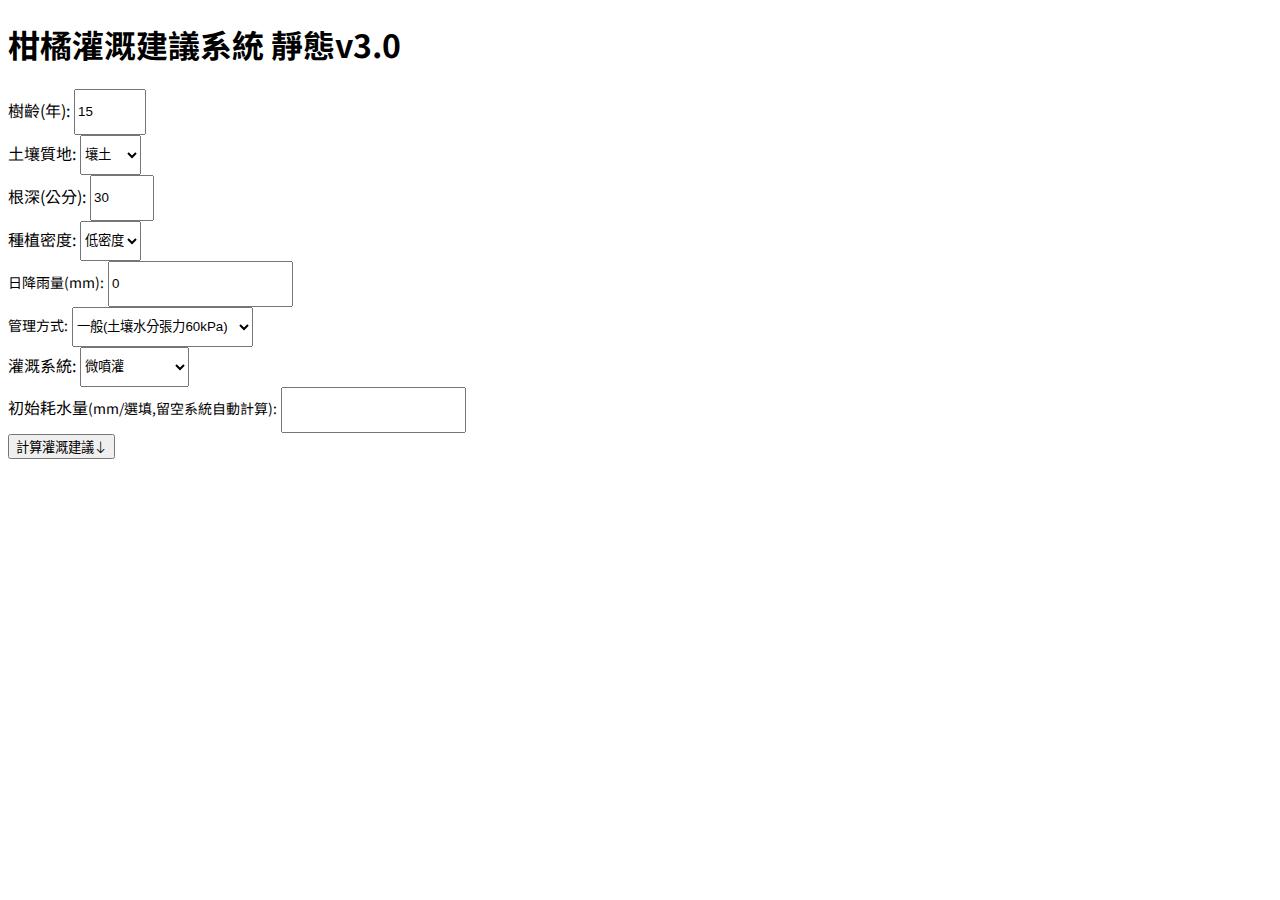
<file: index.html>
<!DOCTYPE html>
<html lang="zh-TW">

<head>
  <meta charset="UTF-8">
  <meta name="viewport" content="width=device-width, initial-scale=1.0">
  <title>柑橘灌溉建議系統 | V3.0</title>
  <link href="https://cdn.jsdelivr.net/npm/bootstrap@5.3.5/dist/css/bootstrap.min.css" rel="stylesheet"
    integrity="sha384-SgOJa3DmI69IUzQ2PVdRZhwQ+dy64/BUtbMJw1MZ8t5HZApcHrRKUc4W0kG879m7" crossorigin="anonymous">
  <link rel="stylesheet" href="https://cdn.jsdelivr.net/npm/bootstrap-icons@1.11.3/font/bootstrap-icons.min.css">
  <link rel="preconnect" href="https://fonts.googleapis.com">
  <link rel="preconnect" href="https://fonts.gstatic.com" crossorigin>
  <link href="https://fonts.googleapis.com/css2?family=Noto+Sans+TC&display=swap" rel="stylesheet">
  <link rel="stylesheet" href="style.css">
</head>

<body>
  <div class="container">
    <div class="card p-2 border-0 shadow mt-2">
      <h1 class="text-success h3 fw-bold mb-3">柑橘灌溉建議系統 <span class="h6 text-secondary">靜態v3.0</span></h1>

      <form id="irrigationForm">
        <div class="d-flex mb-3">
          <div class="form-group me-2">
            <label for="treeAge">樹齡(年):</label>
            <input type="number" id="treeAge" required min="1" max="1000" value="15">
          </div>
          <div class="form-group">
            <label for="soilType">土壤質地:</label>
            <select id="soilType" required>
              <option value="砂土">砂土</option>
              <option value="砂壤土">砂壤土</option>
              <option value="壤土" selected>壤土</option>
              <option value="砏壤土">砏壤土</option>
              <option value="黏壤土">黏壤土</option>
              <option value="砏黏土">砏黏土</option>
              <option value="黏土">黏土</option>
            </select>
          </div>
        </div>
  
        <div class="d-flex mb-3">
          <div class="form-group me-2">
            <label for="rootDepth">根深(公分):</label>
            <input type="number" id="rootDepth" required min="1" max="200" value="30">
          </div>
          <div class="form-group">
            <label for="plantingDensity">種植密度:</label>
            <select id="plantingDensity" required>
              <option value="high">高密度</option>
              <option value="low" selected>低密度</option>
            </select>
          </div>
        </div>
  
        <div class="form-group mb-3">
          <label for="rainfall"><span style="font-size: 14px;">日降雨量(mm):</span></label>
          <input type="number" id="rainfall" required min="0" step="0.1" value="0">
        </div>
  
        <div class="form-group mb-3">
          <label for="managementStyle"><span style="font-size: 14px;">管理方式:</span></label>
          <select id="managementStyle" required>
            <option value="wet">濕潤(土壤水分張力40kPa)</option>
            <option value="normal" selected>一般(土壤水分張力60kPa)</option>
            <option value="dry">乾燥(土壤水分張力100kPa)</option>
          </select>
        </div>
  
        <div class="form-group mb-3">
          <label for="irrigationSystem">灌溉系統:</label>
          <select id="irrigationSystem" required>
            <option value="sprinkler_above">噴灌(樹冠上層)</option>
            <option value="sprinkler_below">噴灌(樹冠下層)</option>
            <option value="microsprinkler" selected>微噴灌</option>
            <option value="drip">滴灌</option>
          </select>
        </div>
  
        <div class="form-group mb-3">
          <label for="initialDeficit">初始耗水量<span style="font-size: 14px;">(mm/選填,留空系統自動計算):</span></label>
          <input type="number" id="initialDeficit" min="0" step="0.1">
        </div>
  
        <button type="submit" class="btn btn-outline-primary mb-2">計算灌溉建議<i class="bi bi-arrow-down"></i></button>
      </form>
  
      <div id="result" class="result-container">
        <div id="resultMessage" class="result-message"></div>
        <div id="detailResults" class="detail-results"></div>
      </div>
    </div>
    
  </div>
  <script src="https://cdn.jsdelivr.net/npm/bootstrap@5.3.5/dist/js/bootstrap.bundle.min.js"
    integrity="sha384-k6d4wzSIapyDyv1kpU366/PK5hCdSbCRGRCMv+eplOQJWyd1fbcAu9OCUj5zNLiq"
    crossorigin="anonymous"></script>
  <script src="script2.js"></script>
</body>

</html>
</file>
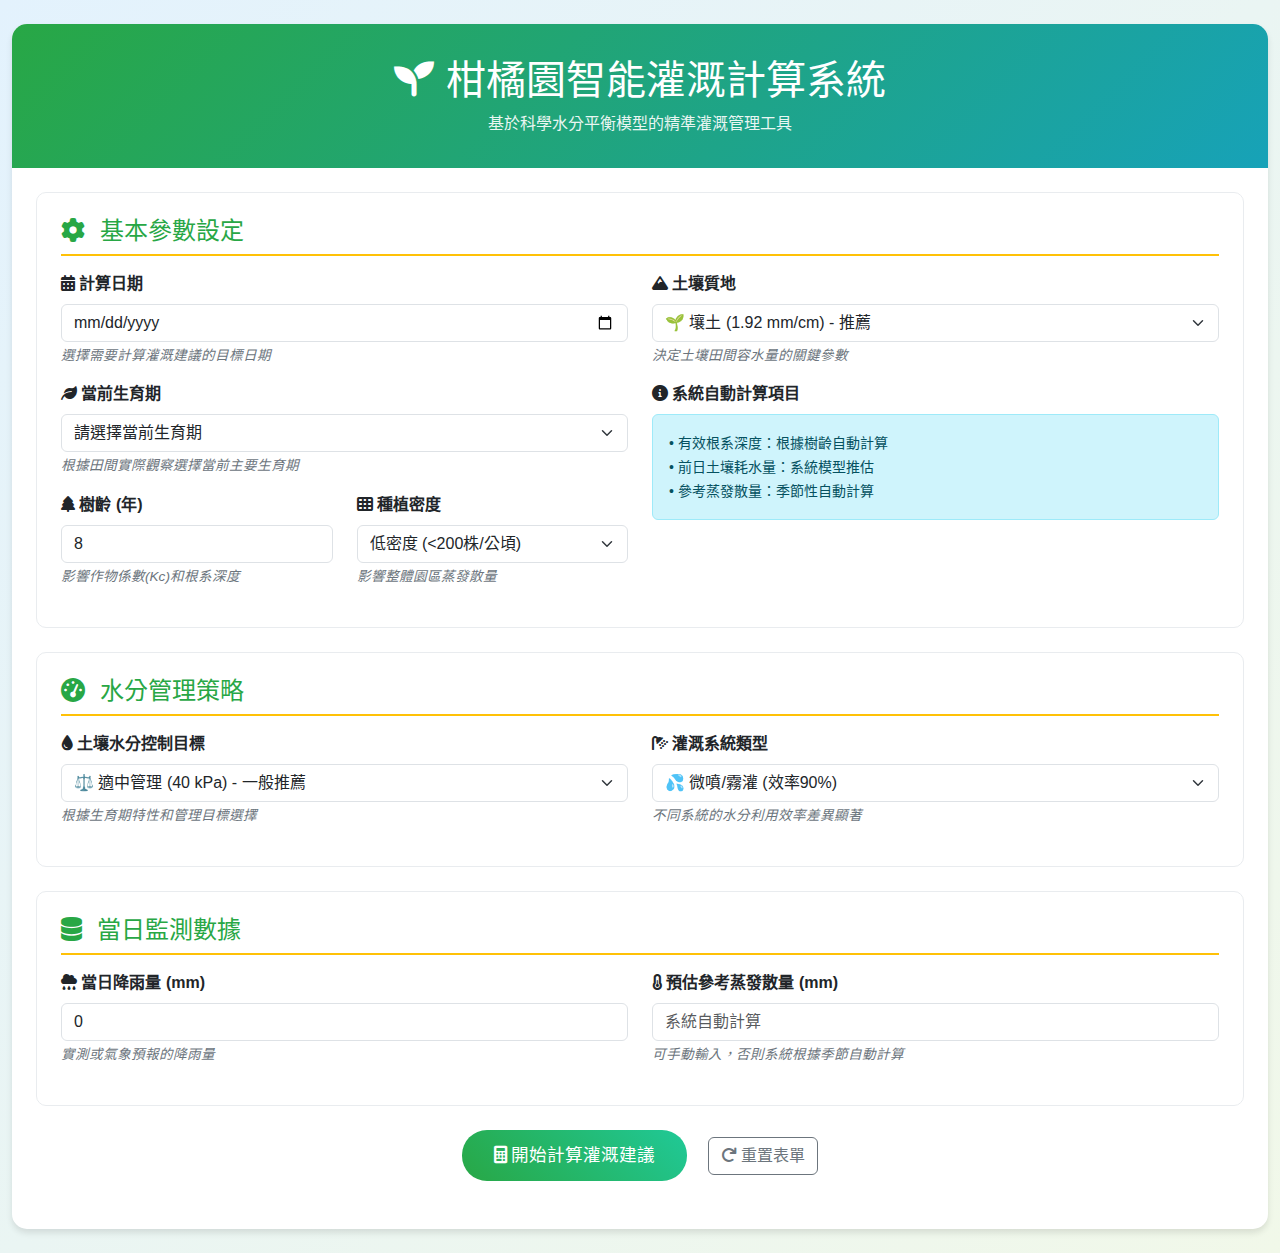
<file: irrigation_guide.html>
<!DOCTYPE html>
<html lang="zh-TW">
<head>
    <meta charset="UTF-8">
    <meta name="viewport" content="width=device-width, initial-scale=1.0">
    <title>柑橘園智能灌溉計算系統</title>
    <link href="https://cdn.jsdelivr.net/npm/bootstrap@5.3.0/dist/css/bootstrap.min.css" rel="stylesheet">
    <link href="https://cdnjs.cloudflare.com/ajax/libs/font-awesome/6.0.0/css/all.min.css" rel="stylesheet">
    <style>
        :root {
            --primary-color: #28a745;
            --secondary-color: #17a2b8;
            --accent-color: #ffc107;
            --danger-color: #dc3545;
            --light-bg: #f8f9fa;
            --card-shadow: 0 4px 6px rgba(0, 0, 0, 0.1);
        }
        
        body { 
            background: linear-gradient(135deg, #e3f2fd 0%, #f1f8e9 100%);
            font-family: 'Microsoft JhengHei', sans-serif;
            min-height: 100vh;
        }
        
        .main-container { 
            max-width: 1400px; 
            background: white; 
            border-radius: 15px; 
            box-shadow: var(--card-shadow);
            overflow: hidden;
        }
        
        .header-section {
            background: linear-gradient(135deg, var(--primary-color), var(--secondary-color));
            color: white;
            padding: 2rem;
            text-align: center;
        }
        
        .header-section h1 {
            margin: 0;
            font-size: 2.5rem;
            font-weight: 300;
        }
        
        .header-section p {
            margin: 0.5rem 0 0 0;
            opacity: 0.9;
        }
        
        .form-section { 
            background: white;
            border: 1px solid #e9ecef;
            border-radius: 10px;
            padding: 1.5rem; 
            margin-bottom: 1.5rem;
            transition: all 0.3s ease;
        }
        
        .form-section:hover {
            box-shadow: 0 2px 8px rgba(0,0,0,0.1);
        }
        
        .form-section h4 {
            color: var(--primary-color);
            border-bottom: 2px solid var(--accent-color);
            padding-bottom: 0.5rem;
            margin-bottom: 1rem;
        }
        
        .form-section h4 i {
            margin-right: 0.5rem;
        }
        
        .parameter-description {
            font-size: 0.85em;
            color: #6c757d;
            margin-top: 0.25rem;
            font-style: italic;
        }
        
        .btn-calculate {
            background: linear-gradient(45deg, var(--primary-color), #20c997);
            border: none;
            padding: 0.75rem 2rem;
            font-size: 1.1rem;
            font-weight: 500;
            border-radius: 25px;
            transition: all 0.3s ease;
            color: white;
        }
        
        .btn-calculate:hover {
            transform: translateY(-2px);
            box-shadow: 0 4px 12px rgba(40, 167, 69, 0.3);
            color: white;
        }
        
        .results-container {
            background: var(--light-bg);
            border-radius: 10px;
            padding: 1.5rem;
            margin-top: 2rem;
        }
        
        .stage-info {
            background: linear-gradient(135deg, #e8f5e8, #f0f8ff);
            border-left: 4px solid var(--primary-color);
            padding: 1rem;
            border-radius: 5px;
            margin-bottom: 1rem;
        }
        
        .result-table {
            background: white;
            border-radius: 8px;
            overflow: hidden;
            box-shadow: 0 2px 4px rgba(0,0,0,0.1);
        }
        
        .result-table th {
            background: var(--primary-color);
            color: white;
            font-weight: 500;
            border: none;
        }
        
        .irrigation-advice {
            background: linear-gradient(135deg, #d4edda, #cce7ff);
            border: 1px solid #b8daff;
            border-radius: 10px;
            padding: 1.5rem;
            margin-top: 1rem;
        }
        
        .irrigation-advice.no-irrigation {
            background: linear-gradient(135deg, #fff3cd, #f8d7da);
            border-color: #ffeaa7;
        }
        
        .calculation-details {
            background: #f8f9fa;
            border: 1px solid #dee2e6;
            border-radius: 8px;
            padding: 1rem;
            margin-top: 1rem;
            font-family: 'Courier New', monospace;
            font-size: 0.9em;
        }
        
        .water-need-indicator {
            display: inline-block;
            padding: 0.25rem 0.75rem;
            border-radius: 15px;
            font-size: 0.8rem;
            font-weight: 500;
            margin-left: 0.5rem;
        }
        
        .water-need-low { background: #d1ecf1; color: #0c5460; }
        .water-need-medium { background: #fff3cd; color: #856404; }
        .water-need-high { background: #f8d7da; color: #721c24; }
        
        .progress-bar-container {
            margin: 1rem 0;
        }
        
        .alert-custom {
            border-radius: 10px;
            border: none;
            box-shadow: 0 2px 4px rgba(0,0,0,0.1);
        }
        
        @media (max-width: 768px) {
            .header-section h1 { font-size: 2rem; }
            .main-container { margin: 1rem; }
        }
    </style>
</head>
<body>
    <div class="container-fluid py-4">
        <div class="main-container mx-auto">
            <!-- 標題區域 -->
            <div class="header-section">
                <h1><i class="fas fa-seedling"></i> 柑橘園智能灌溉計算系統</h1>
                <p>基於科學水分平衡模型的精準灌溉管理工具</p>
            </div>
            
            <div class="p-4">
                <form id="irrigationForm">
                    <!-- 基本參數設定 -->
                    <div class="form-section">
                        <h4><i class="fas fa-cog"></i> 基本參數設定</h4>
                        <div class="row">
                            <div class="col-lg-6">
                                <div class="mb-3">
                                    <label class="form-label fw-bold">
                                        <i class="fas fa-calendar-alt"></i> 計算日期
                                    </label>
                                    <input type="date" class="form-control" id="calculationDate" required>
                                    <div class="parameter-description">選擇需要計算灌溉建議的目標日期</div>
                                </div>
                                
                                <div class="mb-3">
                                    <label class="form-label fw-bold">
                                        <i class="fas fa-leaf"></i> 當前生育期
                                    </label>
                                    <select class="form-select" id="growthStage" required>
                                        <option value="">請選擇當前生育期</option>
                                        <option value="flowerBud">🌸 花芽分化期 (需水量低)</option>
                                        <option value="springFlush">🌱 春梢萌發期 (需水量中)</option>
                                        <option value="fruitDev">🍊 著果及果實發育期 (需水量高)</option>
                                        <option value="harvest">🎯 果實轉色至採收期 (需水量中)</option>
                                        <option value="dormant">😴 休眠期 (需水量低)</option>
                                    </select>
                                    <div class="parameter-description">根據田間實際觀察選擇當前主要生育期</div>
                                </div>
                                
                                <div class="row">
                                    <div class="col-md-6">
                                        <div class="mb-3">
                                            <label class="form-label fw-bold">
                                                <i class="fas fa-tree"></i> 樹齡 (年)
                                            </label>
                                            <input type="number" class="form-control" id="treeAge" min="1" max="50" value="8" required>
                                            <div class="parameter-description">影響作物係數(Kc)和根系深度</div>
                                        </div>
                                    </div>
                                    <div class="col-md-6">
                                        <div class="mb-3">
                                            <label class="form-label fw-bold">
                                                <i class="fas fa-th"></i> 種植密度
                                            </label>
                                            <select class="form-select" id="plantingDensity">
                                                <option value="high">高密度 (≥200株/公頃)</option>
                                                <option value="low" selected>低密度 (<200株/公頃)</option>
                                            </select>
                                            <div class="parameter-description">影響整體園區蒸發散量</div>
                                        </div>
                                    </div>
                                </div>
                            </div>
                            
                            <div class="col-lg-6">
                                <div class="mb-3">
                                    <label class="form-label fw-bold">
                                        <i class="fas fa-mountain"></i> 土壤質地
                                    </label>
                                    <select class="form-select" id="soilType" required>
                                        <option value="0.47">🏖️ 砂土 (0.47 mm/cm)</option>
                                        <option value="1.28">🌾 砂壤土 (1.28 mm/cm)</option>
                                        <option value="1.92" selected>🌱 壤土 (1.92 mm/cm) - 推薦</option>
                                        <option value="2.23">🌿 砏壤土 (2.23 mm/cm)</option>
                                        <option value="2.33">🍃 黏壤土 (2.33 mm/cm)</option>
                                        <option value="2.30">🌰 砏黏土 (2.30 mm/cm)</option>
                                        <option value="2.30">🧱 黏土 (2.30 mm/cm)</option>
                                    </select>
                                    <div class="parameter-description">決定土壤田間容水量的關鍵參數</div>
                                </div>
                                
                                <div class="mb-3">
                                    <label class="form-label fw-bold">
                                        <i class="fas fa-info-circle"></i> 系統自動計算項目
                                    </label>
                                    <div class="alert alert-info">
                                        <small>
                                            • 有效根系深度：根據樹齡自動計算<br>
                                            • 前日土壤耗水量：系統模型推估<br>
                                            • 參考蒸發散量：季節性自動計算
                                        </small>
                                    </div>
                                </div>
                            </div>
                        </div>
                    </div>

                    <!-- 管理策略設定 -->
                    <div class="form-section">
                        <h4><i class="fas fa-tachometer-alt"></i> 水分管理策略</h4>
                        <div class="row">
                            <div class="col-lg-6">
                                <div class="mb-3">
                                    <label class="form-label fw-bold">
                                        <i class="fas fa-droplet"></i> 土壤水分控制目標
                                    </label>
                                    <select class="form-select" id="managementTarget" required>
                                        <option value="wet">💧 濕潤管理 (25 kPa) - 生長發育期</option>
                                        <option value="suitable" selected>⚖️ 適中管理 (40 kPa) - 一般推薦</option>
                                        <option value="slightDry">🌤️ 略乾管理 (60 kPa) - 品質提升期</option>
                                        <option value="controlled">🎯 控制管理 (100 kPa) - 控制徒長</option>
                                    </select>
                                    <div class="parameter-description">根據生育期特性和管理目標選擇</div>
                                </div>
                            </div>
                            <div class="col-lg-6">
                                <div class="mb-3">
                                    <label class="form-label fw-bold">
                                        <i class="fas fa-shower"></i> 灌溉系統類型
                                    </label>
                                    <select class="form-select" id="irrigationType" required>
                                        <option value="sprinkler">🌧️ 噴灌系統 (效率85%)</option>
                                        <option value="microSpray" selected>💦 微噴/霧灌 (效率90%)</option>
                                        <option value="drip">💧 滴灌系統 (效率95%)</option>
                                    </select>
                                    <div class="parameter-description">不同系統的水分利用效率差異顯著</div>
                                </div>
                            </div>
                        </div>
                    </div>

                    <!-- 當日數據輸入 -->
                    <div class="form-section">
                        <h4><i class="fas fa-database"></i> 當日監測數據</h4>
                        <div class="row">
                            <div class="col-lg-6">
                                <div class="mb-3">
                                    <label class="form-label fw-bold">
                                        <i class="fas fa-cloud-rain"></i> 當日降雨量 (mm)
                                    </label>
                                    <input type="number" class="form-control" id="rainfall" step="0.1" value="0" required>
                                    <div class="parameter-description">實測或氣象預報的降雨量</div>
                                </div>
                            </div>
                            <div class="col-lg-6">
                                <div class="mb-3">
                                    <label class="form-label fw-bold">
                                        <i class="fas fa-thermometer-half"></i> 預估參考蒸發散量 (mm)
                                    </label>
                                    <input type="number" class="form-control" id="customETo" step="0.1" placeholder="系統自動計算">
                                    <div class="parameter-description">可手動輸入，否則系統根據季節自動計算</div>
                                </div>
                            </div>
                        </div>
                    </div>

                    <!-- 計算按鈕 -->
                    <div class="text-center mb-4">
                        <button type="button" class="btn btn-primary btn-calculate" onclick="calculateIrrigation()">
                            <i class="fas fa-calculator"></i> 開始計算灌溉建議
                        </button>
                        <button type="button" class="btn btn-outline-secondary ms-3" onclick="resetForm()">
                            <i class="fas fa-redo"></i> 重置表單
                        </button>
                    </div>
                </form>

                <!-- 計算結果區域 -->
                <div id="results" class="results-container" style="display: none;">
                    <h4 class="text-primary mb-3">
                        <i class="fas fa-chart-bar"></i> 計算結果與建議
                    </h4>
                    
                    <!-- 生育期資訊 -->
                    <div class="stage-info" id="growthStageInfo"></div>
                    
                    <!-- 水分狀態指示器 -->
                    <div class="progress-bar-container">
                        <label class="form-label fw-bold">土壤水分狀態指示器</label>
                        <div class="progress" style="height: 25px;">
                            <div id="waterStatusBar" class="progress-bar" role="progressbar"></div>
                        </div>
                        <div class="d-flex justify-content-between mt-1">
                            <small class="text-success">充足</small>
                            <small class="text-warning">適中</small>
                            <small class="text-danger">不足</small>
                        </div>
                    </div>
                    
                    <!-- 結果表格 -->
                    <div class="table-responsive">
                        <table class="table table-hover result-table">
                            <thead>
                                <tr>
                                    <th width="25%">計算項目</th>
                                    <th width="15%">數值</th>
                                    <th width="10%">單位</th>
                                    <th width="50%">說明</th>
                                </tr>
                            </thead>
                            <tbody id="resultTable"></tbody>
                        </table>
                    </div>
                    
                    <!-- 灌溉建議 -->
                    <div id="irrigationAdvice" class="irrigation-advice"></div>
                    
                    <!-- 計算細節 -->
                    <div class="mt-3">
                        <button class="btn btn-outline-info btn-sm" onclick="toggleCalculationDetails()">
                            <i class="fas fa-info-circle"></i> 顯示/隱藏計算過程
                        </button>
                        <div id="calculationDetails" class="calculation-details mt-2" style="display: none;"></div>
                    </div>
                </div>
            </div>
        </div>
    </div>

    <script src="https://cdn.jsdelivr.net/npm/bootstrap@5.3.0/dist/js/bootstrap.bundle.min.js"></script>
    <script>
        // 系統常數定義
        const SYSTEM_CONSTANTS = {
            ETO_BASE: 4.5,
            ETO_VARIATION: 2.0,
            INr: 3.0,
            BASE_IRRIGATION: 8,
            MAX_IRRIGATION: 25,
            MIN_IRRIGATION: 3
        };

        // 生育期特性定義
        const GROWTH_STAGES = {
            'flowerBud': {
                name: '花芽分化期',
                icon: '🌸',
                cd: 'd',
                baseKc: 0.30,
                description: '維持適度乾燥有利於花芽分化，避免過度灌溉',
                waterNeed: 'low',
                tips: ['控制水分避免徒長', '促進花芽分化', '減少病害發生']
            },
            'springFlush': {
                name: '春梢萌發期',
                icon: '🌱',
                cd: 'd',
                baseKc: 0.50,
                description: '新梢生長需要適度水分，保持土壤濕潤但不過濕',
                waterNeed: 'medium',
                tips: ['支持新梢健康生長', '避免水分脅迫', '促進葉片展開']
            },
            'fruitDev': {
                name: '著果及果實發育期',
                icon: '🍊',
                cd: 'c',
                baseKc: 0.85,
                description: '果實發育關鍵期，需要充足穩定的水分供應',
                waterNeed: 'high',
                tips: ['確保果實正常發育', '防止落果', '維持穩定供水']
            },
            'harvest': {
                name: '果實轉色至採收期',
                icon: '🎯',
                cd: 'c',
                baseKc: 0.65,
                description: '適度控制水分有利於果實品質提升和糖分累積',
                waterNeed: 'medium',
                tips: ['提升果實品質', '促進糖分累積', '控制果實大小']
            },
            'dormant': {
                name: '休眠期',
                icon: '😴',
                cd: 'd',
                baseKc: 0.30,
                description: '維持基本需水量，可適度控制灌溉頻率',
                waterNeed: 'low',
                tips: ['維持基本生理需求', '準備下一季生長', '節約用水']
            }
        };

        // 土壤水分管理參數
        const MANAGEMENT_TARGETS = {
            'wet': { 
                tension: 25, 
                c: 0.30, 
                d: 0.32,
                name: '濕潤管理',
                description: '適合生長發育旺盛期使用',
                color: '#28a745'
            },
            'suitable': { 
                tension: 40, 
                c: 0.35, 
                d: 0.40,
                name: '適中管理',
                description: '一般情況下的推薦管理方式',
                color: '#17a2b8'
            },
            'slightDry': { 
                tension: 60, 
                c: 0.45, 
                d: 0.45,
                name: '略乾管理',
                description: '適合果實發育後期品質提升',
                color: '#ffc107'
            },
            'controlled': { 
                tension: 100, 
                c: 0.45, 
                d: 0.57,
                name: '控制管理',
                description: '用於控制徒長和提高抗逆性',
                color: '#fd7e14'
            }
        };

        // 灌溉系統參數
        const IRRIGATION_SYSTEMS = {
            'sprinkler': { 
                efficiency: 0.85, 
                INi: 2.0,
                name: '噴灌系統',
                description: '適合大面積均勻灌溉，成本較低'
            },
            'microSpray': { 
                efficiency: 0.90, 
                INi: 1.0,
                name: '微噴/霧灌',
                description: '適合局部精準灌溉，效率較高'
            },
            'drip': { 
                efficiency: 0.95, 
                INi: 0.5,
                name: '滴灌系統',
                description: '最節水的灌溉方式，精準控制'
            }
        };

        // 頁面載入時初始化
        document.addEventListener('DOMContentLoaded', function() {
            initializeForm();
        });

        // 初始化表單
        function initializeForm() {
            document.getElementById('calculationDate').valueAsDate = new Date();
        }

        // 根據樹齡計算有效根系深度
        function calculateRootDepth(treeAge) {
            if (treeAge <= 2) {
                return 30 + (treeAge * 10);
            } else if (treeAge <= 5) {
                return 50 + ((treeAge - 2) * 10);
            } else if (treeAge <= 15) {
                return 80 + ((treeAge - 5) * 2);
            } else {
                return Math.max(90, 100 - ((treeAge - 15) * 1));
            }
        }

        // 計算前日土壤耗水量（模型估算）
        function calculatePreviousDeficit(Fc, growthStage, season) {
            const stageInfo = GROWTH_STAGES[growthStage];
            let baseDeficit = Fc * 0.3;
            
            const stageMultiplier = {
                'flowerBud': 0.7,
                'springFlush': 0.9,
                'fruitDev': 1.2,
                'harvest': 1.0,
                'dormant': 0.6
            };
            
            const seasonMultiplier = Math.sin((season - 80) * 2 * Math.PI / 365) * 0.3 + 1;
            
            return baseDeficit * stageMultiplier[growthStage] * seasonMultiplier;
        }

        // 計算年內天數
        function getDayOfYear(date) {
            const start = new Date(date.getFullYear(), 0, 0);
            const diff = date - start;
            const oneDay = 1000 * 60 * 60 * 24;
            return Math.floor(diff / oneDay);
        }

        // 計算參考蒸發散量 (ETo)
        function calculateETo(dayOfYear, customValue = null) {
            if (customValue !== null && customValue > 0) {
                return customValue;
            }
            
            const seasonalFactor = Math.sin((dayOfYear - 80) * 2 * Math.PI / 365) * 0.5 + 1;
            const eto = SYSTEM_CONSTANTS.ETO_BASE * seasonalFactor;
            
            return Math.max(2, Math.min(8, eto));
        }

        // 計算作物係數 (Kc)
        function calculateKc(baseKc, treeAge, plantingDensity) {
            let ageAdjustment = 1.0;
            
            if (treeAge <= 3) {
                ageAdjustment = 0.5 + (treeAge * 0.1);
            } else if (treeAge <= 8) {
                ageAdjustment = 0.8 + ((treeAge - 3) * 0.04);
            } else if (treeAge <= 15) {
                ageAdjustment = 1.0;
            } else {
                ageAdjustment = 1.0 - ((treeAge - 15) * 0.01);
            }

            const densityFactor = plantingDensity === 'high' ? 1.15 : 1.0;
            return Math.max(0.2, Math.min(1.5, baseKc * ageAdjustment * densityFactor));
        }

        // 計算水分脅迫係數 (Ks)
        function calculateKs(Fc, D_prev) {
            const threshold = Fc * 0.65;
            
            if (D_prev <= threshold) {
                return 1.0;
            } else {
                const ks = Math.max(0.1, (Fc - D_prev) / (Fc - threshold));
                return Math.min(1.0, ks);
            }
        }

        // 計算有效雨量
        function calculateEffectiveRainfall(rainfall, D_prev, ETc) {
            if (rainfall <= SYSTEM_CONSTANTS.INr) {
                return 0;
            }
            
            const netRainfall = rainfall - SYSTEM_CONSTANTS.INr;
            const maxEffective = D_prev + ETc;
            
            return Math.min(netRainfall, maxEffective);
        }

        // 計算管理容許耗水量 (RAM)
        function calculateRAM(growthStage, Fc, managementTarget) {
            const stageInfo = GROWTH_STAGES[growthStage];
            const targetInfo = MANAGEMENT_TARGETS[managementTarget];
            
            const coefficient = stageInfo.cd === 'c' ? targetInfo.c : targetInfo.d;
            
            return Math.min(Fc * coefficient, Fc * 0.8);
        }

        // 計算灌溉量
        function calculateIrrigationAmount(D, RAM, irrigationType) {
            if (D <= RAM) {
                return 0;
            }
            
            const system = IRRIGATION_SYSTEMS[irrigationType];
            const deficit = D - RAM;
            
            let grossIrrigation = deficit / system.efficiency + system.INi;
            
            grossIrrigation =
</file>
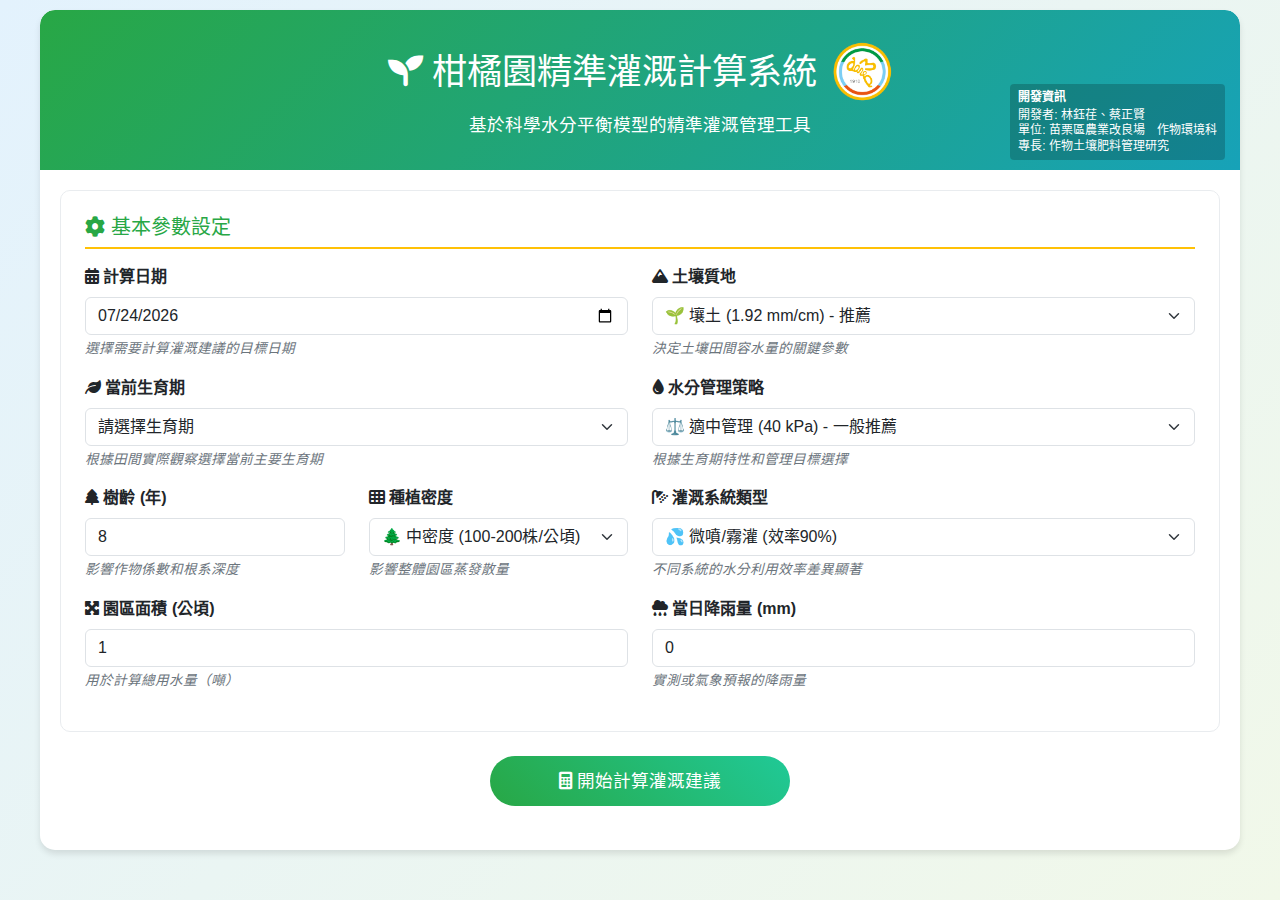
<file: irrigation_guide4.html>
<!DOCTYPE html>
<html lang="zh-TW">
<head>
    <meta charset="UTF-8">
    <meta name="viewport" content="width=device-width, initial-scale=1.0">
    <title>柑橘園精準灌溉計算系統</title>
    <link href="https://cdn.jsdelivr.net/npm/bootstrap@5.3.0/dist/css/bootstrap.min.css" rel="stylesheet">
    <link href="https://cdnjs.cloudflare.com/ajax/libs/font-awesome/6.0.0/css/all.min.css" rel="stylesheet">
    <style>
        /* 響應式基礎設定 */
        * {
            box-sizing: border-box;
        }
        
        body { 
            background: linear-gradient(135deg, #e3f2fd 0%, #f1f8e9 100%);
            font-family: 'Microsoft JhengHei', sans-serif;
            margin: 0;
            padding: 10px;
            min-height: 100vh;
        }
        
        .main-container { 
            max-width: 1200px; 
            width: 100%;
            background: white; 
            border-radius: 15px; 
            box-shadow: 0 4px 6px rgba(0, 0, 0, 0.1);
            margin: 0 auto;
            padding: 20px;
            overflow-x: hidden;
        }
        
        .header-section {
            background: linear-gradient(135deg, #28a745, #17a2b8);
            color: white;
            padding: 2rem;
            text-align: center;
            border-radius: 15px 15px 0 0;
            margin: -20px -20px 20px -20px;
            position: relative;
            min-height: 120px;
        }
        
        /* 主標題響應式 */
        .title-container {
            display: flex;
            align-items: center;
            justify-content: center;
            gap: 15px;
            flex-wrap: wrap;
            margin-bottom: 10px;
        }
        
        .title-container h1 {
            margin: 0;
            color: white;
            font-size: clamp(1.2rem, 4vw, 2.2rem);
            text-align: center;
        }
        
        .title-container img {
            height: clamp(40px, 8vw, 60px);
            max-width: 100px;
        }
        
        .subtitle {
            color: white;
            font-size: clamp(0.8rem, 2.5vw, 1.1rem);
            margin: 0;
        }
        
        /* 開發資訊響應式 */
        .dev-info {
            position: absolute;
            bottom: 10px;
            right: 15px;
            color: white;
            font-size: clamp(8px, 1.8vw, 12px);
            line-height: 1.3;
            text-align: left;
            background: rgba(0,0,0,0.2);
            padding: 6px 8px;
            border-radius: 4px;
            max-width: 280px;
        }
        
        .dev-info-title {
            font-weight: bold;
            margin-bottom: 2px;
        }
        
        .form-section { 
            background: white;
            border: 1px solid #e9ecef;
            border-radius: 10px;
            padding: 1.5rem; 
            margin-bottom: 1.5rem;
        }
        
        .form-section h4 {
            color: #28a745;
            border-bottom: 2px solid #ffc107;
            padding-bottom: 0.5rem;
            margin-bottom: 1rem;
            font-size: clamp(1rem, 3vw, 1.25rem);
        }
        
        .btn-calculate {
            background: linear-gradient(45deg, #28a745, #20c997);
            border: none;
            padding: 0.75rem 2rem;
            font-size: clamp(0.9rem, 2.5vw, 1.1rem);
            border-radius: 25px;
            color: white;
            transition: all 0.3s ease;
            width: 100%;
            max-width: 300px;
        }
        
        .btn-calculate:hover {
            transform: translateY(-2px);
            box-shadow: 0 4px 15px rgba(40, 167, 69, 0.3);
            color: white;
        }
        
        .results-container {
            background: #f8f9fa;
            border-radius: 10px;
            padding: 1.5rem;
            margin-top: 2rem;
        }
        
        .parameter-description {
            font-size: clamp(0.7rem, 2vw, 0.85rem);
            color: #6c757d;
            margin-top: 0.25rem;
            font-style: italic;
        }
        
        .water-amount-card {
            background: linear-gradient(135deg, #4fc3f7, #29b6f6);
            color: white;
            border-radius: 15px;
            padding: 20px;
            margin: 20px 0;
            text-align: center;
            box-shadow: 0 4px 15px rgba(79, 195, 247, 0.3);
        }
        
        .water-amount-card h3 {
            margin: 10px 0;
            font-size: clamp(1.5rem, 5vw, 2rem);
            font-weight: bold;
        }
        
        .water-amount-card p {
            margin: 5px 0;
            font-size: clamp(0.9rem, 2.5vw, 1.1rem);
        }
        
        .btn-details {
            background: linear-gradient(135deg, #ff6b6b, #ffa500);
            border: none;
            border-radius: 50px;
            padding: 15px 30px;
            color: white;
            font-size: clamp(0.9rem, 2.5vw, 1.1rem);
            font-weight: bold;
            box-shadow: 0 4px 15px rgba(255, 107, 107, 0.3);
            transition: all 0.3s ease;
            cursor: pointer;
            width: 100%;
            max-width: 400px;
        }
        
        .btn-details:hover {
            transform: translateY(-2px);
            box-shadow: 0 6px 20px rgba(255, 107, 107, 0.4);
            background: linear-gradient(135deg, #ff5252, #ff9800);
            color: white;
        }
        
        .cute-table {
            border-radius: 10px;
            overflow: hidden;
            box-shadow: 0 4px 10px rgba(0,0,0,0.1);
            font-size: clamp(0.8rem, 2vw, 1rem);
        }
        
        .cute-table th {
            background: linear-gradient(135deg, #28a745, #20c997);
            color: white;
            font-weight: bold;
            padding: clamp(8px, 2vw, 15px);
        }
        
        .cute-table td {
            padding: clamp(6px, 2vw, 12px) clamp(8px, 2vw, 15px);
            border-bottom: 1px solid #f0f0f0;
        }
        
        .cute-table tr:hover {
            background-color: #f8f9fa;
            transition: background-color 0.3s ease;
        }
        
        /* 平板響應式 (768px以下) */
        @media (max-width: 768px) {
            body {
                padding: 5px;
            }
            
            .main-container {
                padding: 15px;
                border-radius: 10px;
            }
            
            .header-section {
                padding: 1.5rem 1rem;
                margin: -15px -15px 15px -15px;
                min-height: 100px;
            }
            
            .title-container {
                gap: 10px;
            }
            
            .dev-info {
                position: static;
                margin-top: 15px;
                margin-left: auto;
                margin-right: auto;
                width: fit-content;
                text-align: center;
                max-width: none;
            }
            
            .form-section {
                padding: 1rem;
                margin-bottom: 1rem;
            }
            
            .btn-calculate {
                padding: 0.6rem 1.5rem;
            }
            
            .water-amount-card {
                padding: 15px;
                margin: 15px 0;
            }
            
            .btn-details {
                padding: 12px 25px;
            }
            
            .results-container {
                padding: 1rem;
            }
        }
        
        /* 手機響應式 (480px以下) */
        @media (max-width: 480px) {
            body {
                padding: 2px;
            }
            
            .main-container {
                padding: 10px;
                border-radius: 8px;
            }
            
            .header-section {
                padding: 1rem 0.5rem;
                margin: -10px -10px 10px -10px;
                min-height: 80px;
            }
            
            .title-container {
                flex-direction: column;
                gap: 5px;
            }
            
            .dev-info {
                font-size: 9px;
                padding: 4px 6px;
                margin-top: 10px;
            }
            
            .form-section {
                padding: 0.75rem;
                margin-bottom: 0.75rem;
            }
            
            .btn-calculate {
                padding: 0.5rem 1rem;
            }
            
            .water-amount-card {
                padding: 12px;
                margin: 12px 0;
            }
            
            .btn-details {
                padding: 10px 20px;
            }
            
            .results-container {
                padding: 0.75rem;
            }
            
            .cute-table {
                font-size: 0.75rem;
            }
            
            .cute-table th,
            .cute-table td {
                padding: 6px 8px;
            }
        }
        
        /* 表格響應式處理 */
        @media (max-width: 600px) {
            .table-responsive {
                font-size: 0.8rem;
            }
            
            .cute-table th:nth-child(4),
            .cute-table td:nth-child(4) {
                display: none;
            }
        }
        
        /* 超小螢幕優化 */
        @media (max-width: 360px) {
            .cute-table th:nth-child(3),
            .cute-table td:nth-child(3) {
                display: none;
            }
        }
    </style>
</head>
<body>
<div class="main-container">
    <div class="header-section">
        <!-- 主標題區域 -->
        <div class="title-container">
            <h1>
                <i class="fas fa-seedling"></i> 柑橘園精準灌溉計算系統
            </h1>
            <img src="mdares.png" alt="MDARES_logo">
        </div>
        <p class="subtitle">基於科學水分平衡模型的精準灌溉管理工具</p>
        
        <!-- 開發資訊 - 響應式位置 -->
        <div class="dev-info">
            <div class="dev-info-title">開發資訊</div>
            <div>開發者: 林鈺荏、蔡正賢</div>
            <div>單位: 苗栗區農業改良場　作物環境科</div>
            <div>專長: 作物土壤肥料管理研究</div>
        </div>
    </div>
            
            <!-- 基本參數設定 -->
            <div class="form-section">
                <h4><i class="fas fa-cog"></i> 基本參數設定</h4>
                <div class="row">
                    <div class="col-md-6">
                        <div class="mb-3">
                            <label class="form-label fw-bold">
                                <i class="fas fa-calendar-alt"></i> 計算日期
                            </label>
                            <input type="date" class="form-control" id="calculationDate">
                            <div class="parameter-description">選擇需要計算灌溉建議的目標日期</div>
                        </div>
                        <div class="mb-3">
                            <label class="form-label fw-bold">
                                <i class="fas fa-leaf"></i> 當前生育期
                            </label>
                            <select class="form-select" id="growthStage">
                                <option value="">請選擇生育期</option>
                                <option value="flowerBud">🌸 花芽分化期 (需水量低)</option>
                                <option value="springFlush">🌱 春梢萌發期 (需水量中)</option>
                                <option value="fruitDev">🍊 果實發育期 (需水量高)</option>
                                <option value="harvest">🎯 採收期 (需水量中)</option>
                                <option value="dormant">😴 休眠期 (需水量低)</option>
                            </select>
                            <div class="parameter-description">根據田間實際觀察選擇當前主要生育期</div>
                        </div>
                        <div class="row">
                            <div class="col-md-6">
                                <div class="mb-3">
                                    <label class="form-label fw-bold">
                                        <i class="fas fa-tree"></i> 樹齡 (年)
                                    </label>
                                    <input type="number" class="form-control" id="treeAge" value="8" min="1" max="50">
                                    <div class="parameter-description">影響作物係數和根系深度</div>
                                </div>
                            </div>
                            <div class="col-md-6">
                                <div class="mb-3">
                                    <label class="form-label fw-bold">
                                        <i class="fas fa-th"></i> 種植密度
                                    </label>
                                    <select class="form-select" id="plantingDensity">
                                        <option value="high">🌳 高密度 (≥200株/公頃)</option>
                                        <option value="medium" selected>🌲 中密度 (100-200株/公頃)</option>
                                        <option value="low">🌴 低密度 (<100株/公頃)</option>
                                    </select>
                                    <div class="parameter-description">影響整體園區蒸發散量</div>
                                </div>
                            </div>
                        </div>
                        <div class="mb-3">
                            <label class="form-label fw-bold">
                                <i class="fas fa-expand-arrows-alt"></i> 園區面積 (公頃)
                            </label>
                            <input type="number" class="form-control" id="farmArea" value="1" min="0.1" step="0.1">
                            <div class="parameter-description">用於計算總用水量（噸）</div>
                        </div>
                    </div>
                    <div class="col-md-6">
                        <div class="mb-3">
                            <label class="form-label fw-bold">
                                <i class="fas fa-mountain"></i> 土壤質地
                            </label>
                            <select class="form-select" id="soilType">
                                <option value="0.47">🏖️ 砂土 (0.47 mm/cm)</option>
                                <option value="1.28">🌾 砂壤土 (1.28 mm/cm)</option>
                                <option value="1.92" selected>🌱 壤土 (1.92 mm/cm) - 推薦</option>
                                <option value="2.23">🌿 砏壤土 (2.23 mm/cm)</option>
                                <option value="2.33">🍃 黏壤土 (2.33 mm/cm)</option>
                            </select>
                            <div class="parameter-description">決定土壤田間容水量的關鍵參數</div>
                        </div>
                        <div class="mb-3">
                            <label class="form-label fw-bold">
                                <i class="fas fa-droplet"></i> 水分管理策略
                            </label>
                            <select class="form-select" id="managementTarget">
                                <option value="wet">💧 濕潤管理 (25 kPa) - 生長發育期</option>
                                <option value="suitable" selected>⚖️ 適中管理 (40 kPa) - 一般推薦</option>
                                <option value="slightDry">🌤️ 略乾管理 (60 kPa) - 品質提升期</option>
                                <option value="controlled">🎯 控制管理 (100 kPa) - 控制徒長</option>
                            </select>
                            <div class="parameter-description">根據生育期特性和管理目標選擇</div>
                        </div>
                        <div class="mb-3">
                            <label class="form-label fw-bold">
                                <i class="fas fa-shower"></i> 灌溉系統類型
                            </label>
                            <select class="form-select" id="irrigationType">
                                <option value="sprinkler">🌧️ 噴灌系統 (效率85%)</option>
                                <option value="microSpray" selected>💦 微噴/霧灌 (效率90%)</option>
                                <option value="drip">💧 滴灌系統 (效率95%)</option>
                                <option value="surface">🌊 地面灌溉 (效率75%)</option>
                            </select>
                            <div class="parameter-description">不同系統的水分利用效率差異顯著</div>
                        </div>
                        <div class="mb-3">
                            <label class="form-label fw-bold">
                                <i class="fas fa-cloud-rain"></i> 當日降雨量 (mm)
                            </label>
                            <input type="number" class="form-control" id="rainfall" value="0" step="0.1">
                            <div class="parameter-description">實測或氣象預報的降雨量</div>
                        </div>
                    </div>
                </div>
            </div>

            <div class="text-center mb-4">
                <button type="button" class="btn btn-calculate" onclick="calculateIrrigation()">
                    <i class="fas fa-calculator"></i> 開始計算灌溉建議
                </button>
            </div>

            <div id="results" class="results-container" style="display: none;">
                <h4 class="text-primary mb-3">
                    <i class="fas fa-chart-bar"></i> 計算結果與建議
                </h4>
                
                <!-- 水量顯示卡片 -->
                <div id="waterAmountCard" class="water-amount-card">
                    <div style="font-size: 3rem; margin-bottom: 10px;">💧</div>
                    <h3 id="waterAmountText">0 公噸</h3>
                    <p id="irrigationRecommendation">無需灌溉</p>
                    <p><small id="areaInfo">園區面積：1 公頃</small></p>
                    <p><small id="systemInfo">使用微噴/霧灌系統</small></p>
                </div>
                
                <div id="irrigationAdvice" class="alert alert-info mt-3"></div>
                
                <!-- 詳細結果按鈕 -->
                <div class="text-center my-4">
                    <button type="button" class="btn btn-details" onclick="toggleDetails()">
                        ✨ 查看詳細計算結果 ✨
                        <i class="fas fa-chevron-down ms-2" id="detailsIcon"></i>
                    </button>
                </div>
                
                <!-- 詳細結果區域 -->
                <div id="detailedResults" style="display: none;">
                    <h5 class="text-success mb-3">
                        <i class="fas fa-microscope"></i> 詳細計算過程
                    </h5>
                    <div class="table-responsive">
                        <table class="table table-striped cute-table">
                            <thead>
                                <tr>
                                    <th>計算項目</th>
                                    <th>數值</th>
                                    <th>單位</th>
                                    <th>說明</th>
                                </tr>
                            </thead>
                            <tbody id="resultTable"></tbody>
                        </table>
                    </div>
                </div>
            </div>
        </div>

        <script>
            // 初始化
            document.addEventListener('DOMContentLoaded', function() {
                document.getElementById('calculationDate').valueAsDate = new Date();
            });

            let calculationResults = null;

            // 切換詳細結果
            function toggleDetails() {
                const detailedResults = document.getElementById('detailedResults');
                const icon = document.getElementById('detailsIcon');
                
                if (detailedResults.style.display === 'none') {
                    detailedResults.style.display = 'block';
                    icon.className = 'fas fa-chevron-up ms-2';
                    if (calculationResults) {
                        fillDetailedTable();
                    }
                } else {
                    detailedResults.style.display = 'none';
                    icon.className = 'fas fa-chevron-down ms-2';
                }
            }

            // 填充詳細表格
            function fillDetailedTable() {
                const resultTable = document.getElementById('resultTable');
                const r = calculationResults;
                
                const data = [
                    ['計算日期', r.dateInfo, '-', '選擇的計算日期'],
                    ['有效根系深度', r.rootDepth.toFixed(0), 'cm', '根據樹齡計算'],
                    ['田間容水量', r.Fc.toFixed(1), 'mm', '土壤最大持水能力'],
                    ['參考蒸發散量', r.ETo.toFixed(1), 'mm/day', '季節性計算 (7月為高峰期)'],
                    ['基礎作物係數', r.baseKc.toFixed(2), '-', '生育期基礎係數'],
                    ['樹齡調整係數', r.ageAdjustment.toFixed(2), '-', '根據樹齡調整'],
                    ['密度調整係數', r.densityFactor.toFixed(2), '-', r.densityName],
                    ['最終作物係數', r.Kc.toFixed(2), '-', '綜合調整後係數'],
                    ['作物蒸發散量', r.ETc.toFixed(1), 'mm/day', 'ETo × Kc'],
                    ['前日累積耗水', r.previousDeficit.toFixed(1), 'mm', '累積蒸發散損失'],
                    ['有效降雨量', r.effectiveRainfall.toFixed(1), 'mm', '扣除截留損失'],
                    ['土壤水分虧缺', r.D.toFixed(1), 'mm', '總累積耗水量'],
                    ['管理容許耗水量', r.RAM.toFixed(1), 'mm', `${r.managementName} (${r.managementKPa})`],
                    ['淨灌溉需求', r.netIrrigation.toFixed(1), 'mm', '扣除閾值後需求'],
                    ['系統效率', (r.systemEfficiency * 100).toFixed(0), '%', r.systemName],
                    ['建議灌溉量', r.irrigationAmount.toFixed(1), 'mm', '實際需求量'],
                    ['總用水量', r.totalWaterTons, '公噸', `${r.farmArea} 公頃總需求`],
                    ['灌溉判斷', r.netIrrigation > 0 ? '✅ 需要灌溉' : '❌ 無需灌溉', '-', '基於水分平衡計算']
                ];

                resultTable.innerHTML = '';
                data.forEach(row => {
                    const tr = document.createElement('tr');
                    tr.innerHTML = `<td><strong>${row[0]}</strong></td><td>${row[1]}</td><td>${row[2]}</td><td>${row[3]}</td>`;
                    resultTable.appendChild(tr);
                });
            }

            // 主計算函數
            function calculateIrrigation() {
                try {
                    // 獲取輸入值
                    const growthStage = document.getElementById('growthStage').value;
                    const treeAge = parseInt(document.getElementById('treeAge').value);
                    const plantingDensity = document.getElementById('plantingDensity').value;
                    const soilCoef = parseFloat(document.getElementById('soilType').value);
                    const managementTarget = document.getElementById('managementTarget').value;
                    const irrigationType = document.getElementById('irrigationType').value;
                    const rainfall = parseFloat(document.getElementById('rainfall').value) || 0;
                    const farmArea = parseFloat(document.getElementById('farmArea').value) || 1;
                    const date = new Date(document.getElementById('calculationDate').value);

                    if (!growthStage) {
                        alert('請選擇生育期');
                        return;
                    }

                    // 參數定義
                    const growthParams = {
                        'flowerBud': { name: '花芽分化期', baseKc: 0.30 },
                        'springFlush': { name: '春梢萌發期', baseKc: 0.50 },
                        'fruitDev': { name: '果實發育期', baseKc: 0.85 },
                        'harvest': { name: '採收期', baseKc: 0.65 },
                        'dormant': { name: '休眠期', baseKc: 0.30 }
                    };

                    const managementParams = {
                        'wet': { factor: 0.25, name: '濕潤管理', kPa: '25 kPa' },
                        'suitable': { factor: 0.35, name: '適中管理', kPa: '40 kPa' },
                        'slightDry': { factor: 0.45, name: '略乾管理', kPa: '60 kPa' },
                        'controlled': { factor: 0.55, name: '控制管理', kPa: '100 kPa' }
                    };

                    const irrigationParams = {
                        'sprinkler': { efficiency: 0.85, name: '噴灌系統' },
                        'microSpray': { efficiency: 0.90, name: '微噴/霧灌' },
                        'drip': { efficiency: 0.95, name: '滴灌系統' },
                        'surface': { efficiency: 0.75, name: '地面灌溉' }
                    };

                    const densityParams = {
                        'high': { factor: 1.20, name: '高密度' },
                        'medium': { factor: 1.00, name: '中密度' },
                        'low': { factor: 0.85, name: '低密度' }
                    };

                    // 計算
                    const rootDepth = treeAge <= 5 ? 40 + (treeAge * 8) : Math.min(100, 80 + (treeAge - 5) * 2);
                    const Fc = soilCoef * rootDepth;
                    
                    // 季節性 ETo
                    const month = date.getMonth() + 1;
                    let ETo;
                    if (month >= 6 && month <= 8) {
                        ETo = 7.0; // 夏季高峰
                    } else if (month >= 4 && month <= 5) {
                        ETo = 5.5
                                        } else if (month >= 9 && month <= 10) {
                        ETo = 4.5; // 秋季
                    } else {
                        ETo = 3.0; // 冬季
                    }

                    // 作物係數計算
                    const baseKc = growthParams[growthStage].baseKc;
                    const ageAdjustment = treeAge <= 3 ? 0.8 : (treeAge <= 8 ? 1.0 : 1.1);
                    const densityFactor = densityParams[plantingDensity].factor;
                    const Kc = baseKc * ageAdjustment * densityFactor;

                    // 作物蒸發散量
                    const ETc = ETo * Kc;

                    // 前日累積耗水 (假設為1-3天累積)
                    const previousDeficit = ETc * 2;

                    // 有效降雨量 (扣除20%截留損失)
                    const effectiveRainfall = rainfall * 0.8;

                    // 土壤水分虧缺
                    const D = previousDeficit + ETc - effectiveRainfall;

                    // 管理容許耗水量
                    const RAM = Fc * managementParams[managementTarget].factor;

                    // 淨灌溉需求
                    const netIrrigation = Math.max(0, D - RAM);

                    // 系統效率調整
                    const systemEfficiency = irrigationParams[irrigationType].efficiency;
                    const irrigationAmount = netIrrigation / systemEfficiency;

                    // 總用水量計算 (公噸)
                    const totalWaterTons = Math.round((irrigationAmount * farmArea * 10) * 10) / 10;

                    // 儲存計算結果
                    calculationResults = {
                        dateInfo: date.toLocaleDateString('zh-TW'),
                        rootDepth: rootDepth,
                        Fc: Fc,
                        ETo: ETo,
                        baseKc: baseKc,
                        ageAdjustment: ageAdjustment,
                        densityFactor: densityFactor,
                        densityName: densityParams[plantingDensity].name,
                        Kc: Kc,
                        ETc: ETc,
                        previousDeficit: previousDeficit,
                        effectiveRainfall: effectiveRainfall,
                        D: D,
                        RAM: RAM,
                        managementName: managementParams[managementTarget].name,
                        managementKPa: managementParams[managementTarget].kPa,
                        netIrrigation: netIrrigation,
                        systemEfficiency: systemEfficiency,
                        systemName: irrigationParams[irrigationType].name,
                        irrigationAmount: irrigationAmount,
                        totalWaterTons: totalWaterTons,
                        farmArea: farmArea
                    };

                    // 顯示結果
                    displayResults();

                } catch (error) {
                    console.error('計算錯誤:', error);
                    alert('計算過程中發生錯誤，請檢查輸入參數');
                }
            }

            // 顯示結果函數
            function displayResults() {
                const r = calculationResults;
                
                // 顯示結果區域
                document.getElementById('results').style.display = 'block';
                
                // 更新水量卡片
                const waterAmountText = document.getElementById('waterAmountText');
                const irrigationRecommendation = document.getElementById('irrigationRecommendation');
                const areaInfo = document.getElementById('areaInfo');
                const systemInfo = document.getElementById('systemInfo');
                
                if (r.netIrrigation > 0) {
                    waterAmountText.textContent = `${r.totalWaterTons} 公噸`;
                    irrigationRecommendation.textContent = `建議灌溉 ${r.irrigationAmount.toFixed(1)} mm`;
                    waterAmountText.style.color = '#fff';
                } else {
                    waterAmountText.textContent = '無需灌溉';
                    irrigationRecommendation.textContent = '土壤水分充足';
                    waterAmountText.style.color = '#fff';
                }
                
                areaInfo.textContent = `園區面積：${r.farmArea} 公頃`;
                systemInfo.textContent = `使用${r.systemName}`;
                
                // 更新建議文字
                const irrigationAdvice = document.getElementById('irrigationAdvice');
                let adviceText = '';
                
                if (r.netIrrigation > 0) {
                    adviceText = `
                        <strong>🚰 灌溉建議：</strong><br>
                        • 當前為${growthParams[document.getElementById('growthStage').value].name}，需水量${r.Kc > 0.7 ? '較高' : r.Kc > 0.5 ? '中等' : '較低'}<br>
                        • 土壤水分虧缺達 ${r.D.toFixed(1)} mm，超過管理閾值 ${r.RAM.toFixed(1)} mm<br>
                        • 建議在今日或明日進行灌溉，灌溉量 ${r.irrigationAmount.toFixed(1)} mm<br>
                        • 總用水量約 ${r.totalWaterTons} 公噸 (${r.farmArea} 公頃)
                    `;
                } else {
                    adviceText = `
                        <strong>✅ 水分狀況良好：</strong><br>
                        • 土壤水分虧缺僅 ${r.D.toFixed(1)} mm，未達管理閾值 ${r.RAM.toFixed(1)} mm<br>
                        • 暫時無需灌溉，可持續監測土壤濕度<br>
                        • 如遇連續晴天，建議2-3天後重新評估<br>
                        ${r.effectiveRainfall > 0 ? `• 近期降雨 ${rainfall} mm 有助於土壤水分補充` : ''}
                    `;
                }
                
                irrigationAdvice.innerHTML = adviceText;
                
                // 滾動到結果區域
                document.getElementById('results').scrollIntoView({ 
                    behavior: 'smooth', 
                    block: 'start' 
                });
            }

            // 參數說明對照表 (供參考)
            const growthParams = {
                'flowerBud': { name: '花芽分化期', baseKc: 0.30 },
                'springFlush': { name: '春梢萌發期', baseKc: 0.50 },
                'fruitDev': { name: '果實發育期', baseKc: 0.85 },
                'harvest': { name: '採收期', baseKc: 0.65 },
                'dormant': { name: '休眠期', baseKc: 0.30 }
            };
        </script>
    </body>
    </html>
</file>
<file: style.css>
body {
  font-family: "Noto Sans TC", sans-serif;
  font-optical-sizing: auto;
  font-weight: 400;
  font-style: normal;
}

input,
select {
  height: 40px;
}
</file>
